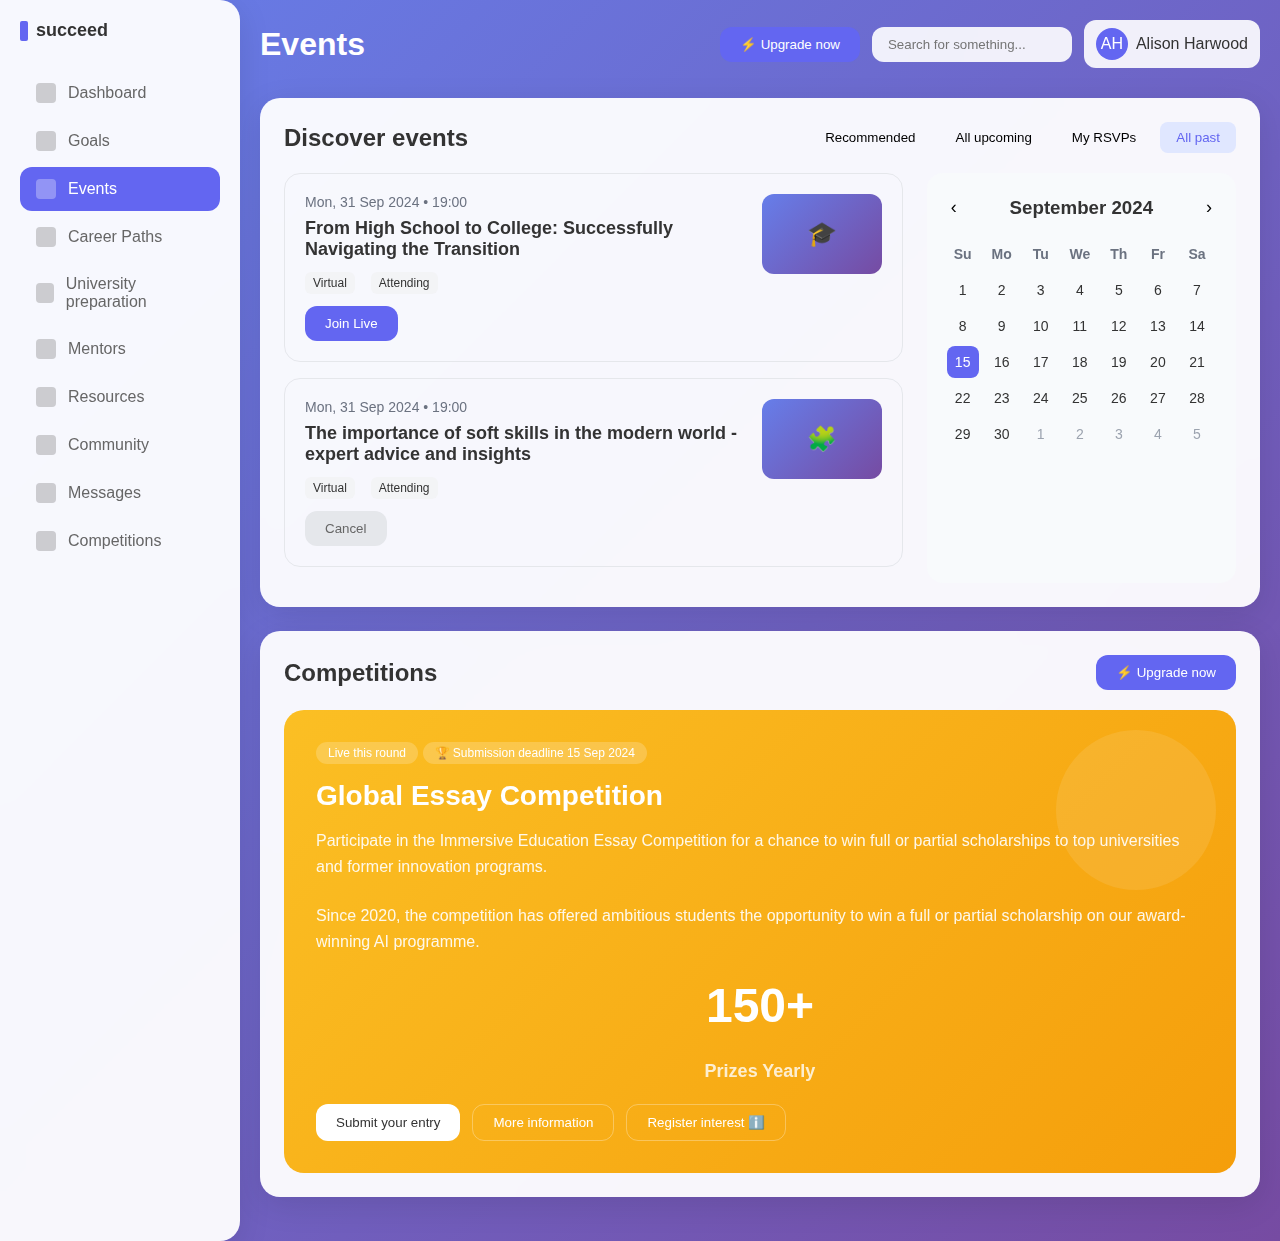
<file: frontEnd/dashboard.html>
<!DOCTYPE html>
<html lang="en">
<head>
    <meta charset="UTF-8">
    <meta name="viewport" content="width=device-width, initial-scale=1.0">
    <title>Succeed - Education Platform</title>
    <style>
        * {
            margin: 0;
            padding: 0;
            box-sizing: border-box;
        }

        body {
            font-family: -apple-system, BlinkMacSystemFont, 'Segoe UI', Roboto, sans-serif;
            background: linear-gradient(135deg, #667eea 0%, #764ba2 100%);
            min-height: 100vh;
            color: #333;
        }

        .container {
            display: flex;
            min-height: 100vh;
        }

        /* Sidebar */
        .sidebar {
            width: 240px;
            background: rgba(255, 255, 255, 0.95);
            backdrop-filter: blur(10px);
            border-radius: 0 20px 20px 0;
            padding: 20px;
            box-shadow: 0 8px 32px rgba(0, 0, 0, 0.1);
        }

        .logo {
            display: flex;
            align-items: center;
            margin-bottom: 30px;
            font-weight: bold;
            font-size: 18px;
        }

        .logo::before {
            content: "";
            width: 8px;
            height: 20px;
            background: #6366f1;
            margin-right: 8px;
            border-radius: 2px;
        }

        .nav-item {
            display: flex;
            align-items: center;
            padding: 12px 16px;
            margin: 4px 0;
            border-radius: 12px;
            cursor: pointer;
            transition: all 0.3s ease;
            text-decoration: none;
            color: #666;
        }

        .nav-item:hover {
            background: #f8fafc;
            color: #333;
        }

        .nav-item.active {
            background: #6366f1;
            color: white;
        }

        .nav-item::before {
            content: "";
            width: 20px;
            height: 20px;
            margin-right: 12px;
            border-radius: 4px;
            background: currentColor;
            opacity: 0.3;
        }

        /* Main Content */
        .main-content {
            flex: 1;
            padding: 20px;
            overflow-y: auto;
        }

        .header {
            display: flex;
            justify-content: space-between;
            align-items: center;
            margin-bottom: 30px;
        }

        .page-title {
            font-size: 32px;
            font-weight: 600;
            color: white;
        }

        .header-actions {
            display: flex;
            gap: 12px;
            align-items: center;
        }

        .btn {
            padding: 10px 20px;
            border: none;
            border-radius: 12px;
            cursor: pointer;
            font-weight: 500;
            transition: all 0.3s ease;
            text-decoration: none;
            display: inline-flex;
            align-items: center;
            gap: 8px;
        }

        .btn-primary {
            background: #6366f1;
            color: white;
        }

        .btn-primary:hover {
            background: #5855eb;
            transform: translateY(-2px);
        }

        .search-box {
            padding: 10px 16px;
            border: none;
            border-radius: 12px;
            background: rgba(255, 255, 255, 0.9);
            backdrop-filter: blur(10px);
            width: 200px;
        }

        .user-profile {
            display: flex;
            align-items: center;
            gap: 8px;
            background: rgba(255, 255, 255, 0.9);
            padding: 8px 12px;
            border-radius: 12px;
            backdrop-filter: blur(10px);
        }

        .avatar {
            width: 32px;
            height: 32px;
            border-radius: 50%;
            background: #6366f1;
            display: flex;
            align-items: center;
            justify-content: center;
            color: white;
            font-weight: 500;
        }

        /* Content Sections */
        .content-section {
            background: rgba(255, 255, 255, 0.95);
            backdrop-filter: blur(10px);
            border-radius: 20px;
            padding: 24px;
            margin-bottom: 24px;
            box-shadow: 0 8px 32px rgba(0, 0, 0, 0.1);
        }

        .section-header {
            display: flex;
            justify-content: space-between;
            align-items: center;
            margin-bottom: 20px;
        }

        .section-title {
            font-size: 24px;
            font-weight: 600;
        }

        .filter-tabs {
            display: flex;
            gap: 8px;
        }

        .tab {
            padding: 8px 16px;
            border: none;
            background: transparent;
            border-radius: 8px;
            cursor: pointer;
            transition: all 0.3s ease;
        }

        .tab.active {
            background: #e0e7ff;
            color: #6366f1;
        }

        /* Events Grid */
        .events-grid {
            display: grid;
            grid-template-columns: 2fr 1fr;
            gap: 24px;
        }

        .event-card {
            display: flex;
            gap: 16px;
            padding: 20px;
            border: 1px solid #e5e7eb;
            border-radius: 16px;
            margin-bottom: 16px;
            transition: all 0.3s ease;
        }

        .event-card:hover {
            transform: translateY(-4px);
            box-shadow: 0 12px 24px rgba(0, 0, 0, 0.1);
        }

        .event-info {
            flex: 1;
        }

        .event-date {
            color: #6b7280;
            font-size: 14px;
            margin-bottom: 8px;
        }

        .event-title {
            font-size: 18px;
            font-weight: 600;
            margin-bottom: 8px;
        }

        .event-meta {
            display: flex;
            gap: 16px;
            margin: 12px 0;
        }

        .event-tag {
            background: #f3f4f6;
            padding: 4px 8px;
            border-radius: 6px;
            font-size: 12px;
        }

        .event-image {
            width: 120px;
            height: 80px;
            border-radius: 12px;
            background: linear-gradient(135deg, #667eea 0%, #764ba2 100%);
            display: flex;
            align-items: center;
            justify-content: center;
            color: white;
            font-size: 24px;
        }

        /* Calendar */
        .calendar {
            background: #f8fafc;
            border-radius: 16px;
            padding: 20px;
        }

        .calendar-header {
            display: flex;
            justify-content: space-between;
            align-items: center;
            margin-bottom: 16px;
        }

        .calendar-nav {
            background: none;
            border: none;
            font-size: 18px;
            cursor: pointer;
            padding: 4px;
            border-radius: 4px;
        }

        .calendar-nav:hover {
            background: #e2e8f0;
        }

        .calendar-grid {
            display: grid;
            grid-template-columns: repeat(7, 1fr);
            gap: 4px;
        }

        .calendar-day {
            width: 32px;
            height: 32px;
            display: flex;
            align-items: center;
            justify-content: center;
            font-size: 14px;
            border-radius: 8px;
            cursor: pointer;
            transition: all 0.2s ease;
        }

        .calendar-day:hover {
            background: #e0e7ff;
        }

        .calendar-day.today {
            background: #6366f1;
            color: white;
        }

        .calendar-day.other-month {
            color: #9ca3af;
        }

        /* Competition Card */
        .competition-card {
            background: linear-gradient(135deg, #fbbf24 0%, #f59e0b 100%);
            border-radius: 20px;
            padding: 32px;
            color: white;
            position: relative;
            overflow: hidden;
        }

        .competition-card::before {
            content: "";
            position: absolute;
            top: 0;
            right: 0;
            width: 200px;
            height: 200px;
            background: url('data:image/svg+xml,<svg xmlns="http://www.w3.org/2000/svg" viewBox="0 0 100 100"><circle cx="50" cy="50" r="40" fill="rgba(255,255,255,0.1)"/></svg>');
            background-size: contain;
        }

        .competition-title {
            font-size: 28px;
            font-weight: 700;
            margin-bottom: 16px;
            position: relative;
            z-index: 1;
        }

        .competition-status {
            background: rgba(255, 255, 255, 0.2);
            padding: 4px 12px;
            border-radius: 16px;
            font-size: 12px;
            display: inline-block;
            margin-bottom: 16px;
        }

        .competition-description {
            font-size: 16px;
            line-height: 1.6;
            margin-bottom: 24px;
            opacity: 0.9;
        }

        .competition-actions {
            display: flex;
            gap: 12px;
        }

        .btn-white {
            background: white;
            color: #333;
        }

        .btn-outline {
            background: transparent;
            border: 1px solid rgba(255, 255, 255, 0.3);
            color: white;
        }

        .prizes {
            font-size: 48px;
            font-weight: 800;
            text-align: center;
            margin: 16px 0;
        }

        .prizes-label {
            font-size: 18px;
            opacity: 0.8;
        }

        /* Responsive */
        @media (max-width: 768px) {
            .container {
                flex-direction: column;
            }
            
            .sidebar {
                width: 100%;
                border-radius: 0;
            }
            
            .events-grid {
                grid-template-columns: 1fr;
            }
        }
    </style>
</head>
<body>
    <div class="container">
        <!-- Sidebar -->
        <aside class="sidebar">
            <div class="logo">succeed</div>
            <nav>
                <a href="#" class="nav-item">Dashboard</a>
                <a href="#" class="nav-item">Goals</a>
                <a href="#" class="nav-item active">Events</a>
                <a href="#" class="nav-item">Career Paths</a>
                <a href="#" class="nav-item">University preparation</a>
                <a href="#" class="nav-item">Mentors</a>
                <a href="#" class="nav-item">Resources</a>
                <a href="#" class="nav-item">Community</a>
                <a href="#" class="nav-item">Messages</a>
                <a href="#" class="nav-item">Competitions</a>
            </nav>
        </aside>

        <!-- Main Content -->
        <main class="main-content">
            <header class="header">
                <h1 class="page-title">Events</h1>
                <div class="header-actions">
                    <button class="btn btn-primary">⚡ Upgrade now</button>
                    <input type="text" class="search-box" placeholder="Search for something...">
                    <div class="user-profile">
                        <div class="avatar">AH</div>
                        <span>Alison Harwood</span>
                    </div>
                </div>
            </header>

            <!-- Events Section -->
            <section class="content-section">
                <div class="section-header">
                    <h2 class="section-title">Discover events</h2>
                    <div class="filter-tabs">
                        <button class="tab">Recommended</button>
                        <button class="tab">All upcoming</button>
                        <button class="tab">My RSVPs</button>
                        <button class="tab active">All past</button>
                    </div>
                </div>

                <div class="events-grid">
                    <div class="events-list">
                        <div class="event-card">
                            <div class="event-info">
                                <div class="event-date">Mon, 31 Sep 2024 • 19:00</div>
                                <h3 class="event-title">From High School to College: Successfully Navigating the Transition</h3>
                                <div class="event-meta">
                                    <span class="event-tag">Virtual</span>
                                    <span class="event-tag">Attending</span>
                                </div>
                                <button class="btn btn-primary">Join Live</button>
                            </div>
                            <div class="event-image">🎓</div>
                        </div>

                        <div class="event-card">
                            <div class="event-info">
                                <div class="event-date">Mon, 31 Sep 2024 • 19:00</div>
                                <h3 class="event-title">The importance of soft skills in the modern world - expert advice and insights</h3>
                                <div class="event-meta">
                                    <span class="event-tag">Virtual</span>
                                    <span class="event-tag">Attending</span>
                                </div>
                                <button class="btn" style="background: #e5e7eb; color: #666;">Cancel</button>
                            </div>
                            <div class="event-image">🧩</div>
                        </div>
                    </div>

                    <div class="calendar">
                        <div class="calendar-header">
                            <button class="calendar-nav">‹</button>
                            <h3>September 2024</h3>
                            <button class="calendar-nav">›</button>
                        </div>
                        <div class="calendar-grid" id="calendar-grid">
                            <!-- Calendar will be generated by JavaScript -->
                        </div>
                    </div>
                </div>
            </section>

            <!-- Competitions Section -->
            <section class="content-section">
                <div class="section-header">
                    <h2 class="section-title">Competitions</h2>
                    <button class="btn btn-primary">⚡ Upgrade now</button>
                </div>

                <div class="competition-card">
                    <div class="competition-status">Live this round</div>
                    <div class="competition-status">🏆 Submission deadline 15 Sep 2024</div>
                    <h3 class="competition-title">Global Essay Competition</h3>
                    <p class="competition-description">
                        Participate in the Immersive Education Essay Competition for a chance to win full or partial scholarships to top universities and former innovation programs.
                    </p>
                    <p class="competition-description">
                        Since 2020, the competition has offered ambitious students the opportunity to win a full or partial scholarship on our award-winning AI programme.
                    </p>
                    <div class="prizes">
                        150+<br>
                        <span class="prizes-label">Prizes Yearly</span>
                    </div>
                    <div class="competition-actions">
                        <button class="btn btn-white">Submit your entry</button>
                        <button class="btn btn-outline">More information</button>
                        <button class="btn btn-outline">Register interest ℹ️</button>
                    </div>
                </div>
            </section>
        </main>
    </div>

    <script>
        // Calendar Generation
        function generateCalendar() {
            const grid = document.getElementById('calendar-grid');
            const days = ['Su', 'Mo', 'Tu', 'We', 'Th', 'Fr', 'Sa'];
            
            // Add day headers
            days.forEach(day => {
                const dayHeader = document.createElement('div');
                dayHeader.className = 'calendar-day';
                dayHeader.style.fontWeight = '600';
                dayHeader.style.color = '#6b7280';
                dayHeader.textContent = day;
                grid.appendChild(dayHeader);
            });

            // Generate calendar days for September 2024
            const daysInMonth = [
                { day: 25, class: 'other-month' },
                { day: 26, class: 'other-month' },
                { day: 27, class: 'other-month' },
                { day: 28, class: 'other-month' },
                { day: 29, class: 'other-month' },
                { day: 30, class: 'other-month' },
                { day: 31, class: 'other-month' }
            ];

            // September days
            for (let i = 1; i <= 30; i++) {
                daysInMonth.push({ day: i, class: i === 15 ? 'today' : '' });
            }

            // October days
            for (let i = 1; i <= 5; i++) {
                daysInMonth.push({ day: i, class: 'other-month' });
            }

            daysInMonth.slice(7).forEach(dayObj => {
                const dayElement = document.createElement('div');
                dayElement.className = `calendar-day ${dayObj.class}`;
                dayElement.textContent = dayObj.day;
                grid.appendChild(dayElement);
            });
        }

        // Tab switching functionality
        document.querySelectorAll('.tab').forEach(tab => {
            tab.addEventListener('click', function() {
                document.querySelectorAll('.tab').forEach(t => t.classList.remove('active'));
                this.classList.add('active');
            });
        });

        // Navigation item switching
        document.querySelectorAll('.nav-item').forEach(item => {
            item.addEventListener('click', function(e) {
                e.preventDefault();
                document.querySelectorAll('.nav-item').forEach(i => i.classList.remove('active'));
                this.classList.add('active');
            });
        });

        // Initialize calendar
        generateCalendar();

        // Add some interactive effects
        document.querySelectorAll('.event-card').forEach(card => {
            card.addEventListener('mouseenter', function() {
                this.style.transform = 'translateY(-4px)';
            });
            
            card.addEventListener('mouseleave', function() {
                this.style.transform = 'translateY(0)';
            });
        });
    </script>
</body>
</html>
</file>
